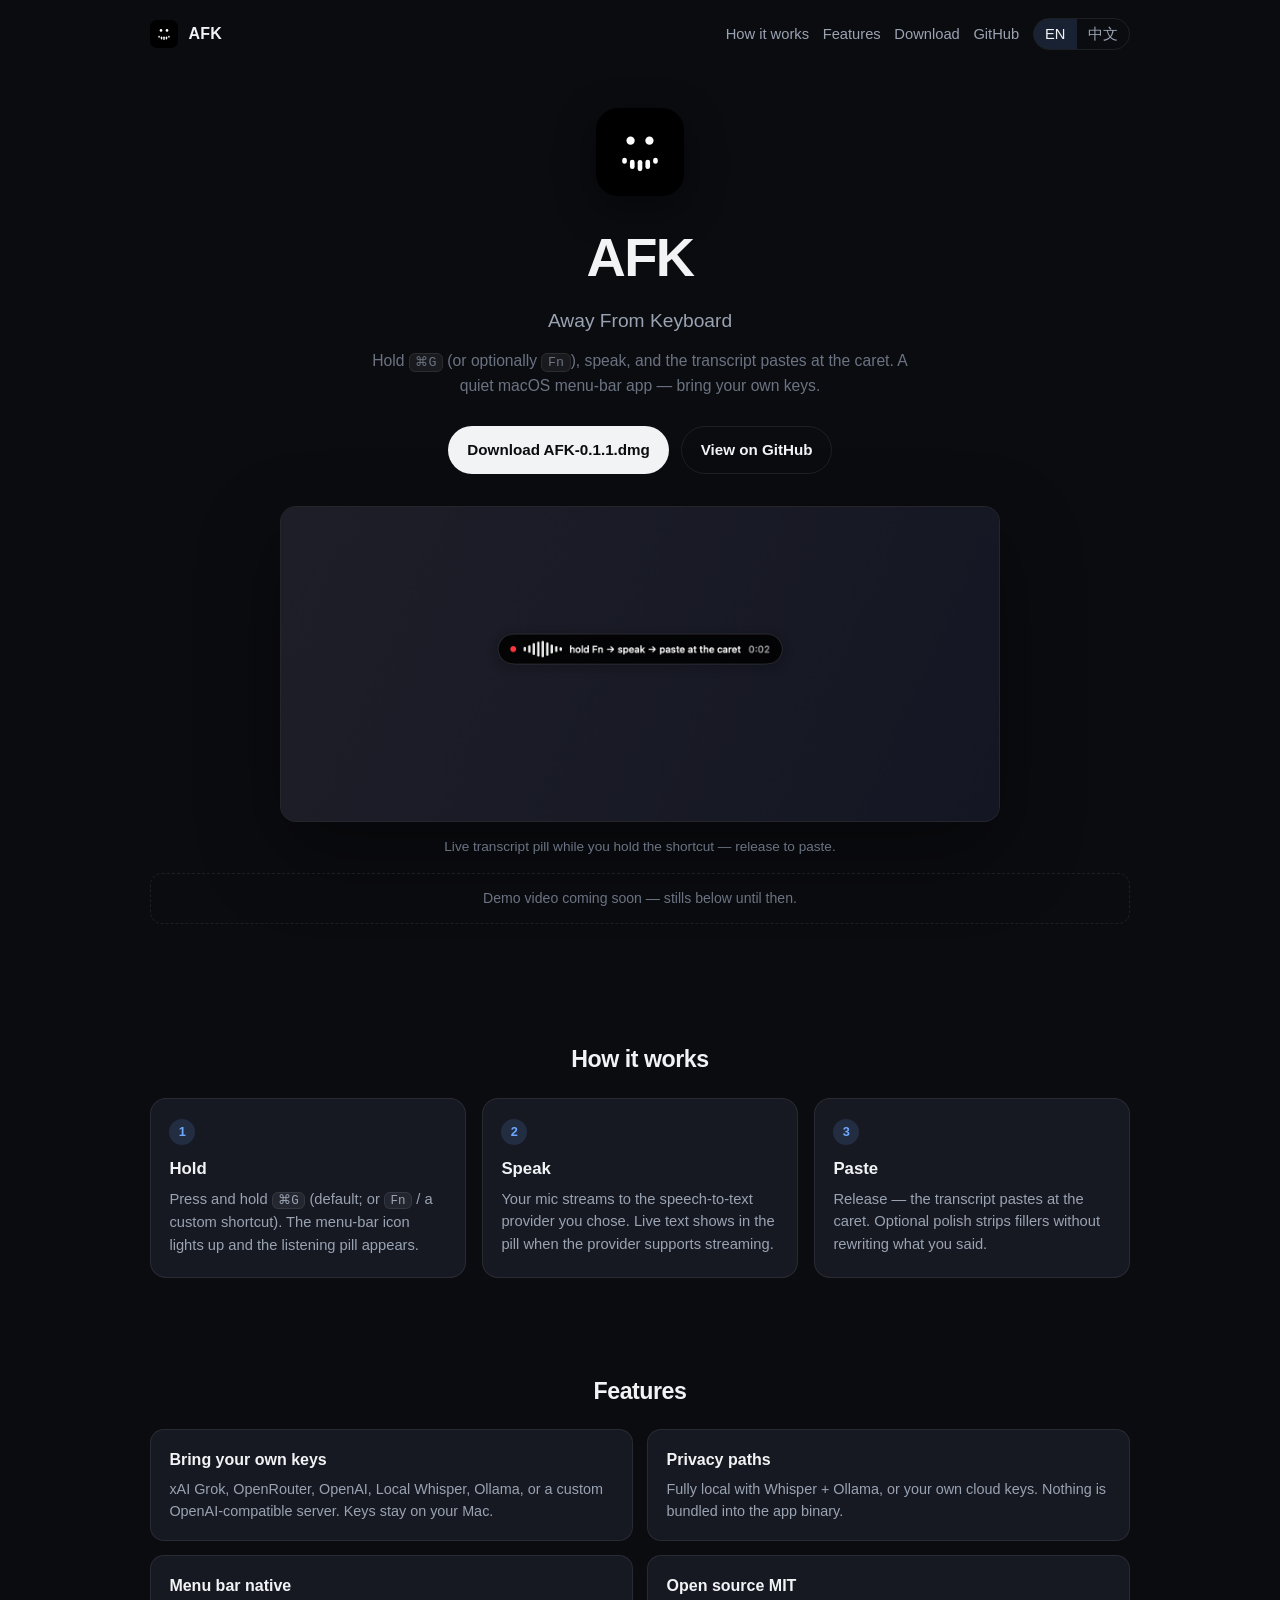
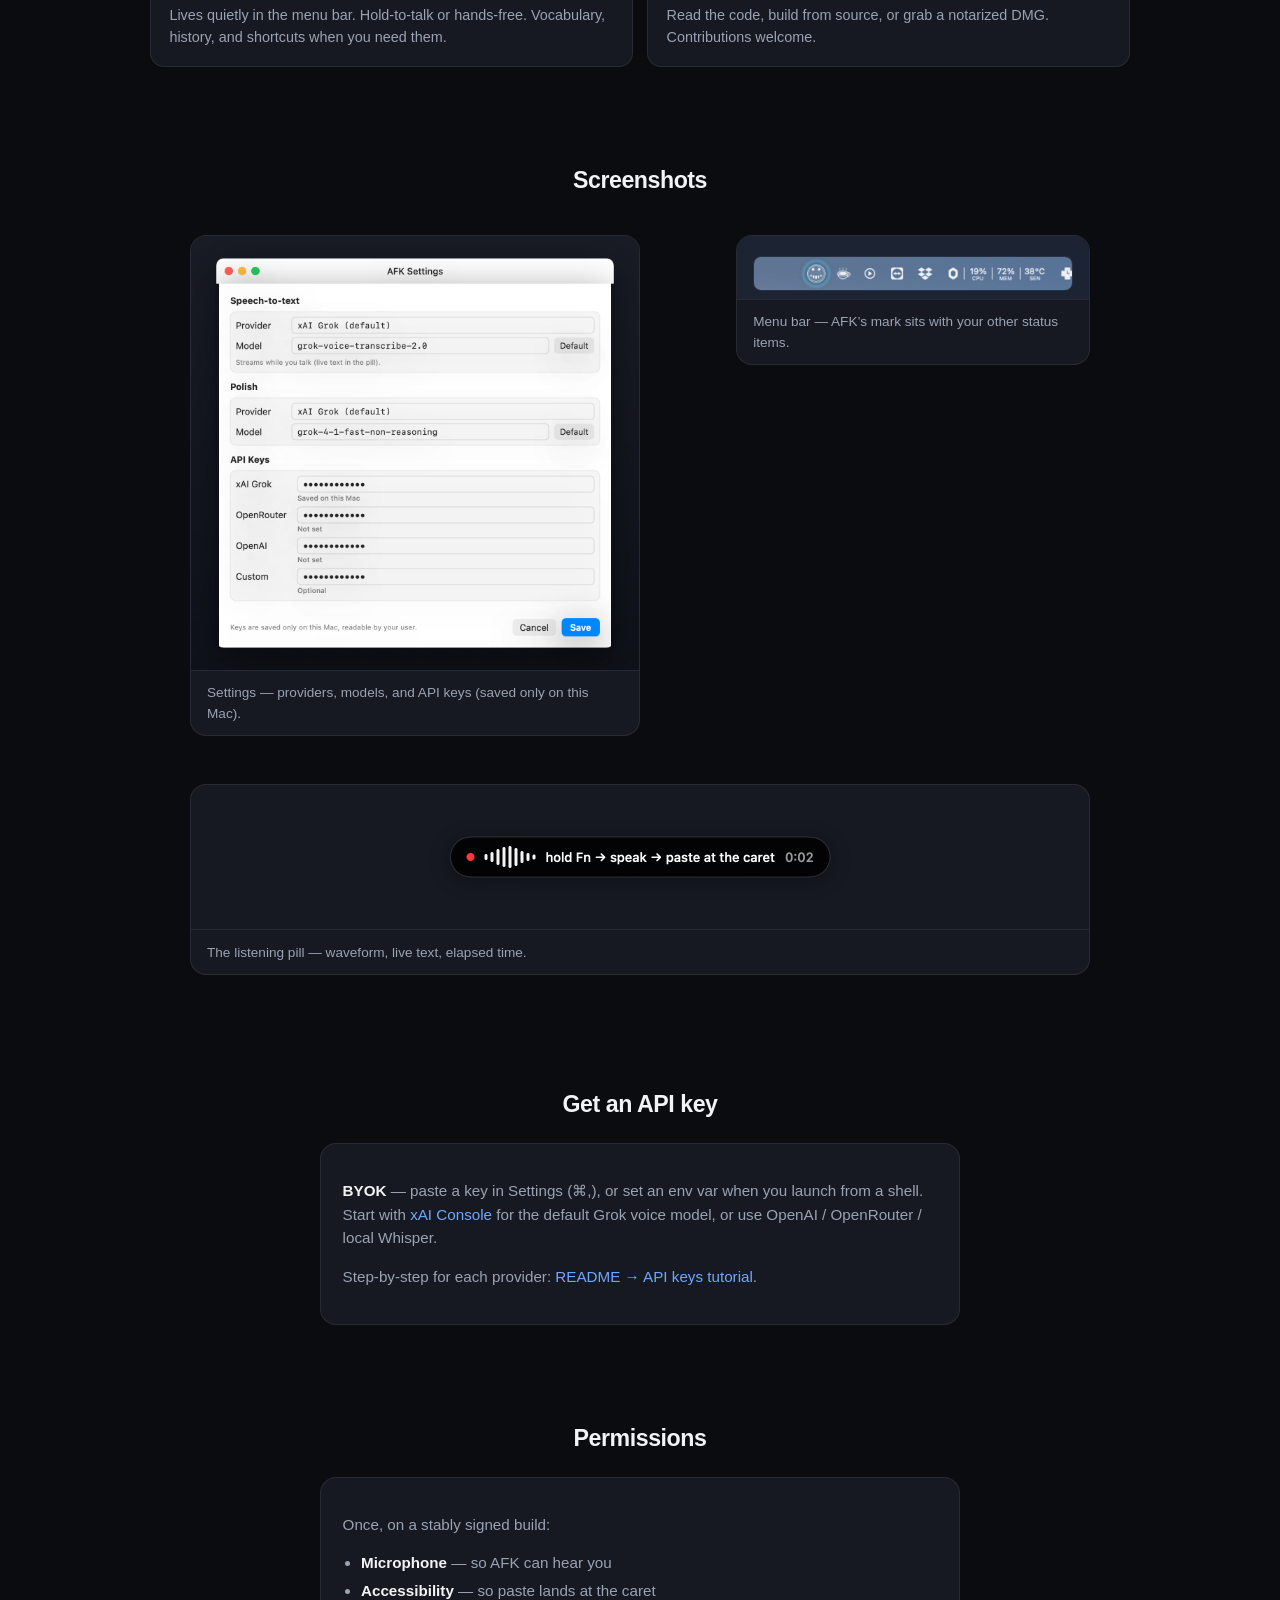
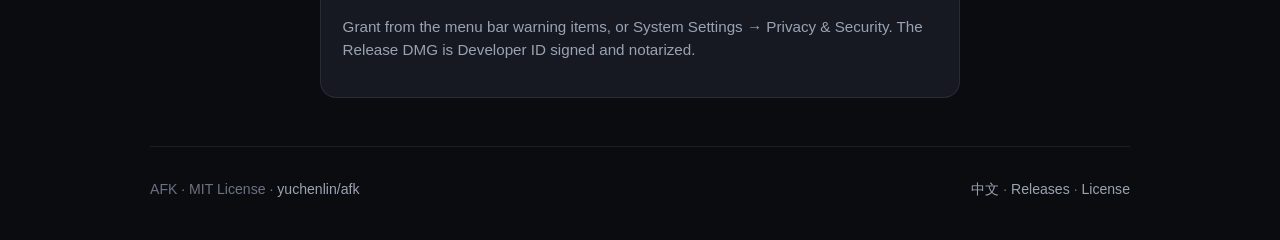
<file: docs/site/index.html>
<!DOCTYPE html>
<html lang="en">
<head>
  <meta charset="utf-8" />
  <meta name="viewport" content="width=device-width, initial-scale=1" />
  <title>AFK — Away From Keyboard</title>
  <meta name="description" content="Hold a shortcut, speak, and text lands at the caret. macOS menu-bar speech-to-text with BYOK providers. Open source MIT." />
  <link rel="canonical" href="https://yuchenlin.github.io/afk/" />
  <link rel="alternate" hreflang="en" href="https://yuchenlin.github.io/afk/" />
  <link rel="alternate" hreflang="zh-CN" href="https://yuchenlin.github.io/afk/zh.html" />
  <meta property="og:title" content="AFK — Away From Keyboard" />
  <meta property="og:description" content="Hold a shortcut, speak, paste at the caret. BYOK, privacy-friendly, MIT." />
  <meta property="og:type" content="website" />
  <meta property="og:url" content="https://yuchenlin.github.io/afk/" />
  <meta property="og:image" content="https://yuchenlin.github.io/afk/assets/og-image.jpg" />
  <meta name="twitter:card" content="summary_large_image" />
  <meta name="twitter:title" content="AFK — Away From Keyboard" />
  <meta name="twitter:description" content="Hold a shortcut, speak, paste at the caret. BYOK, privacy-friendly, MIT." />
  <meta name="twitter:image" content="https://yuchenlin.github.io/afk/assets/og-image.jpg" />
  <link rel="icon" type="image/png" href="assets/app-icon-256.png" />
  <link rel="stylesheet" href="styles.css" />
</head>
<body>
  <div class="wrap">
    <nav class="nav" aria-label="Primary">
      <a class="nav-brand" href="index.html">
        <img src="assets/afk-logo-dark.svg" alt="" width="28" height="28" />
        AFK
      </a>
      <div class="nav-links">
        <a href="#how">How it works</a>
        <a href="#features">Features</a>
        <a href="#download">Download</a>
        <a href="https://github.com/yuchenlin/afk">GitHub</a>
        <span class="lang" aria-label="Language">
          <a class="active" href="index.html" hreflang="en">EN</a>
          <a href="zh.html" hreflang="zh-CN">中文</a>
        </span>
      </div>
    </nav>

    <header class="hero">
      <img class="hero-logo" src="assets/afk-logo-dark.svg" alt="AFK logo" width="88" height="88" />
      <h1>AFK</h1>
      <p class="tagline">Away From Keyboard</p>
      <p class="lede">Hold <span class="kbd">⌘G</span> (or optionally <span class="kbd">Fn</span>), speak, and the transcript pastes at the caret. A quiet macOS menu-bar app — bring your own keys.</p>
      <div class="cta" id="download">
        <a class="btn btn-primary" href="https://github.com/yuchenlin/afk/releases/download/v0.1.1/AFK-0.1.1.dmg">Download AFK-0.1.1.dmg</a>
        <a class="btn btn-ghost" href="https://github.com/yuchenlin/afk">View on GitHub</a>
      </div>
      <figure class="hero-visual">
        <img src="assets/screenshot-listening.png" alt="AFK listening pill over a dark desktop" width="960" height="420" />
      </figure>
      <p class="pill-caption">Live transcript pill while you hold the shortcut — release to paste.</p>
      <!-- Demo video/GIF: not captured yet (agent host lacks Accessibility for menu clicks). Prefer a short screen recording in a follow-up PR. -->
      <p class="demo-note">Demo video coming soon — stills below until then.</p>
    </header>

    <section id="how">
      <h2>How it works</h2>
      <div class="steps">
        <div class="step">
          <span class="n">1</span>
          <h3>Hold</h3>
          <p>Press and hold <span class="kbd">⌘G</span> (default; or <span class="kbd">Fn</span> / a custom shortcut). The menu-bar icon lights up and the listening pill appears.</p>
        </div>
        <div class="step">
          <span class="n">2</span>
          <h3>Speak</h3>
          <p>Your mic streams to the speech-to-text provider you chose. Live text shows in the pill when the provider supports streaming.</p>
        </div>
        <div class="step">
          <span class="n">3</span>
          <h3>Paste</h3>
          <p>Release — the transcript pastes at the caret. Optional polish strips fillers without rewriting what you said.</p>
        </div>
      </div>
    </section>

    <section id="features">
      <h2>Features</h2>
      <div class="features">
        <div class="feature">
          <h3>Bring your own keys</h3>
          <p>xAI Grok, OpenRouter, OpenAI, Local Whisper, Ollama, or a custom OpenAI-compatible server. Keys stay on your Mac.</p>
        </div>
        <div class="feature">
          <h3>Privacy paths</h3>
          <p>Fully local with Whisper + Ollama, or your own cloud keys. Nothing is bundled into the app binary.</p>
        </div>
        <div class="feature">
          <h3>Menu bar native</h3>
          <p>Lives quietly in the menu bar. Hold-to-talk or hands-free. Vocabulary, history, and shortcuts when you need them.</p>
        </div>
        <div class="feature">
          <h3>Open source MIT</h3>
          <p>Read the code, build from source, or grab a notarized DMG. Contributions welcome.</p>
        </div>
      </div>
    </section>

    <section id="screenshots">
      <h2>Screenshots</h2>
      <div class="shots">
        <figure class="shot">
          <img src="assets/screenshot-settings.png" alt="AFK Settings window with speech, polish, and API keys" width="640" height="620" />
          <figcaption>Settings — providers, models, and API keys (saved only on this Mac).</figcaption>
        </figure>
        <figure class="shot">
          <div class="menubar-frame">
            <img src="assets/screenshot-menubar@2x.png" alt="macOS menu bar showing the AFK status icon" width="840" height="88" />
          </div>
          <figcaption>Menu bar — AFK’s mark sits with your other status items.</figcaption>
        </figure>
        <figure class="shot shot-wide">
          <img src="assets/screenshot-listening-pill.png" alt="AFK listening pill close-up" width="560" height="96" style="margin:1.5rem auto;width:min(100%,560px);background:transparent;" />
          <figcaption>The listening pill — waveform, live text, elapsed time.</figcaption>
        </figure>
      </div>
    </section>

    <section id="api-keys">
      <h2>Get an API key</h2>
      <div class="note-box">
        <p><strong>BYOK</strong> — paste a key in Settings (⌘,), or set an env var when you launch from a shell. Start with <a href="https://console.x.ai/">xAI Console</a> for the default Grok voice model, or use OpenAI / OpenRouter / local Whisper.</p>
        <p style="margin-top:0.75rem">Step-by-step for each provider: <a href="https://github.com/yuchenlin/afk#api-keys-tutorial-byok">README → API keys tutorial</a>.</p>
      </div>
    </section>

    <section id="permissions">
      <h2>Permissions</h2>
      <div class="note-box">
        <p>Once, on a stably signed build:</p>
        <ul>
          <li><strong>Microphone</strong> — so AFK can hear you</li>
          <li><strong>Accessibility</strong> — so paste lands at the caret</li>
        </ul>
        <p style="margin-top:0.75rem">Grant from the menu bar warning items, or System Settings → Privacy &amp; Security. The Release DMG is Developer ID signed and notarized.</p>
      </div>
    </section>

    <footer class="footer">
      <div>AFK · MIT License · <a href="https://github.com/yuchenlin/afk">yuchenlin/afk</a></div>
      <div>
        <a href="zh.html">中文</a> ·
        <a href="https://github.com/yuchenlin/afk/releases">Releases</a> ·
        <a href="https://github.com/yuchenlin/afk/blob/main/LICENSE">License</a>
      </div>
    </footer>
  </div>
</body>
</html>
</file>
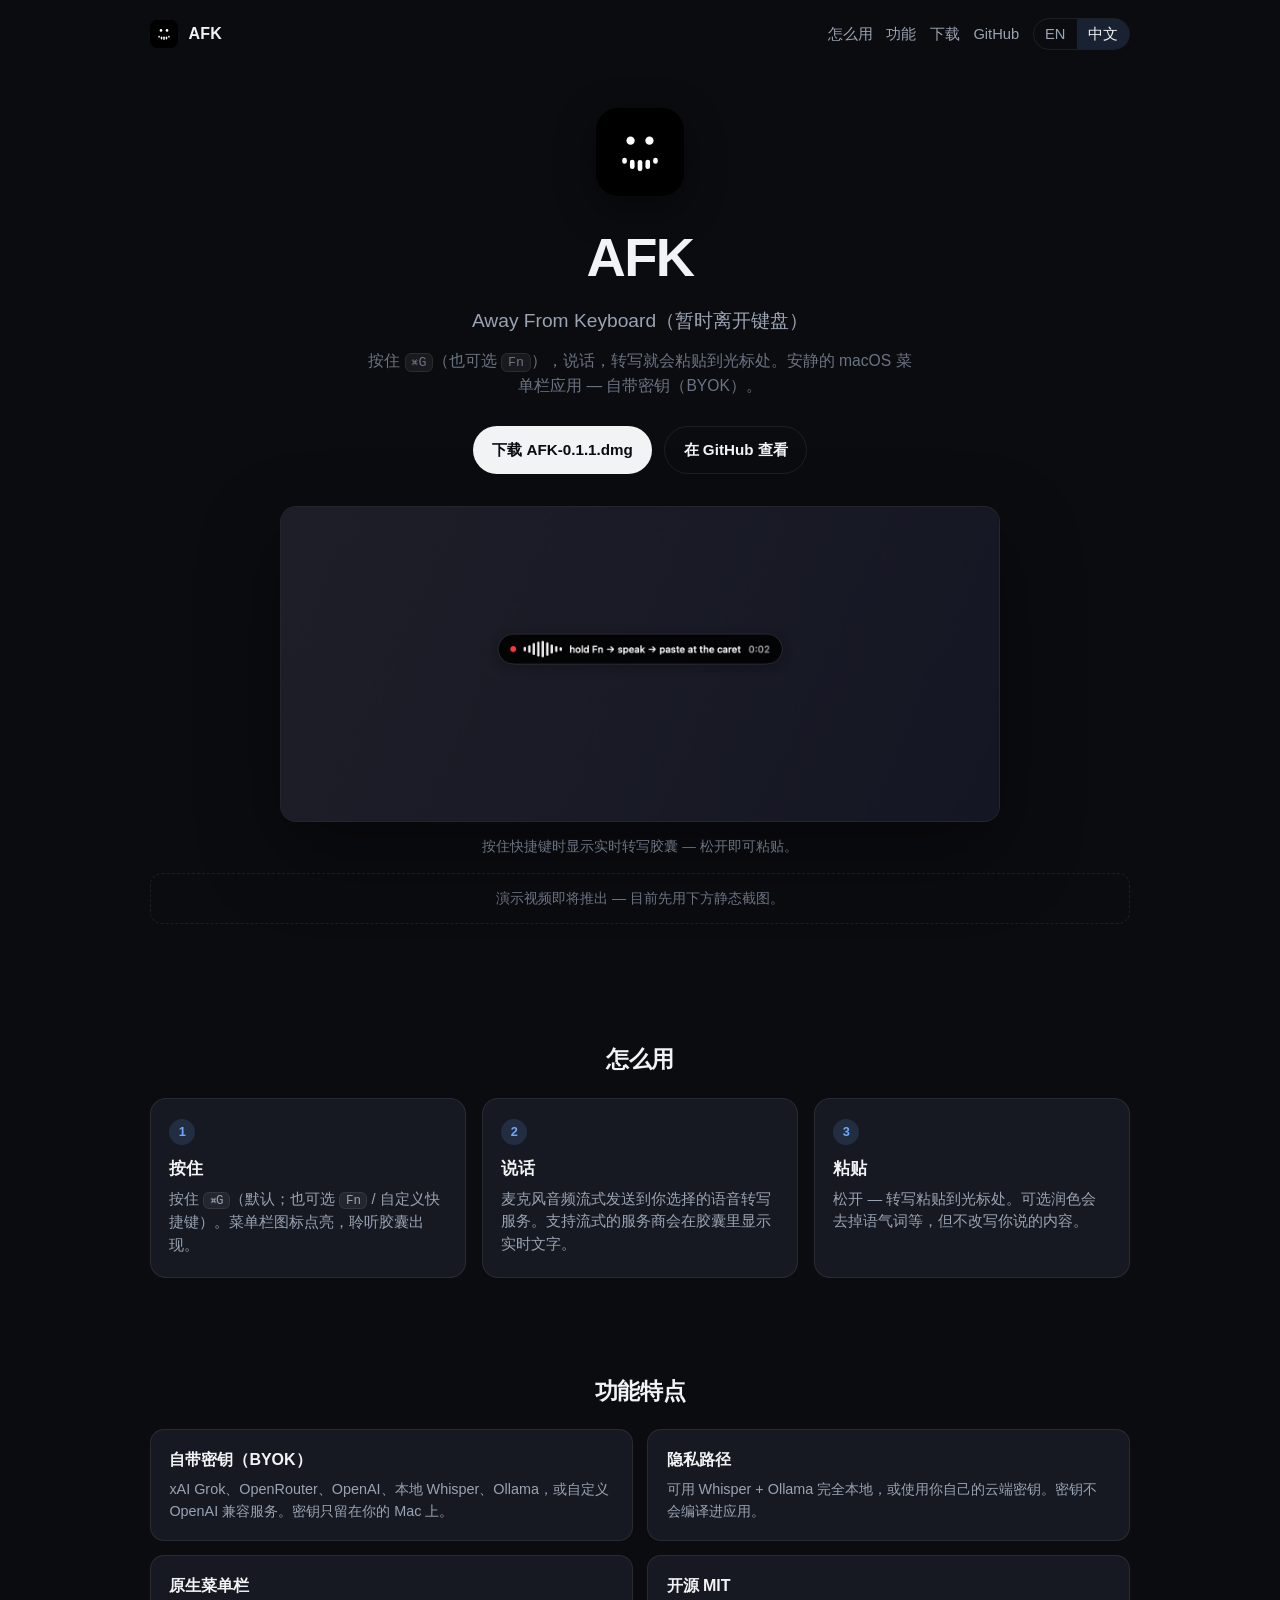
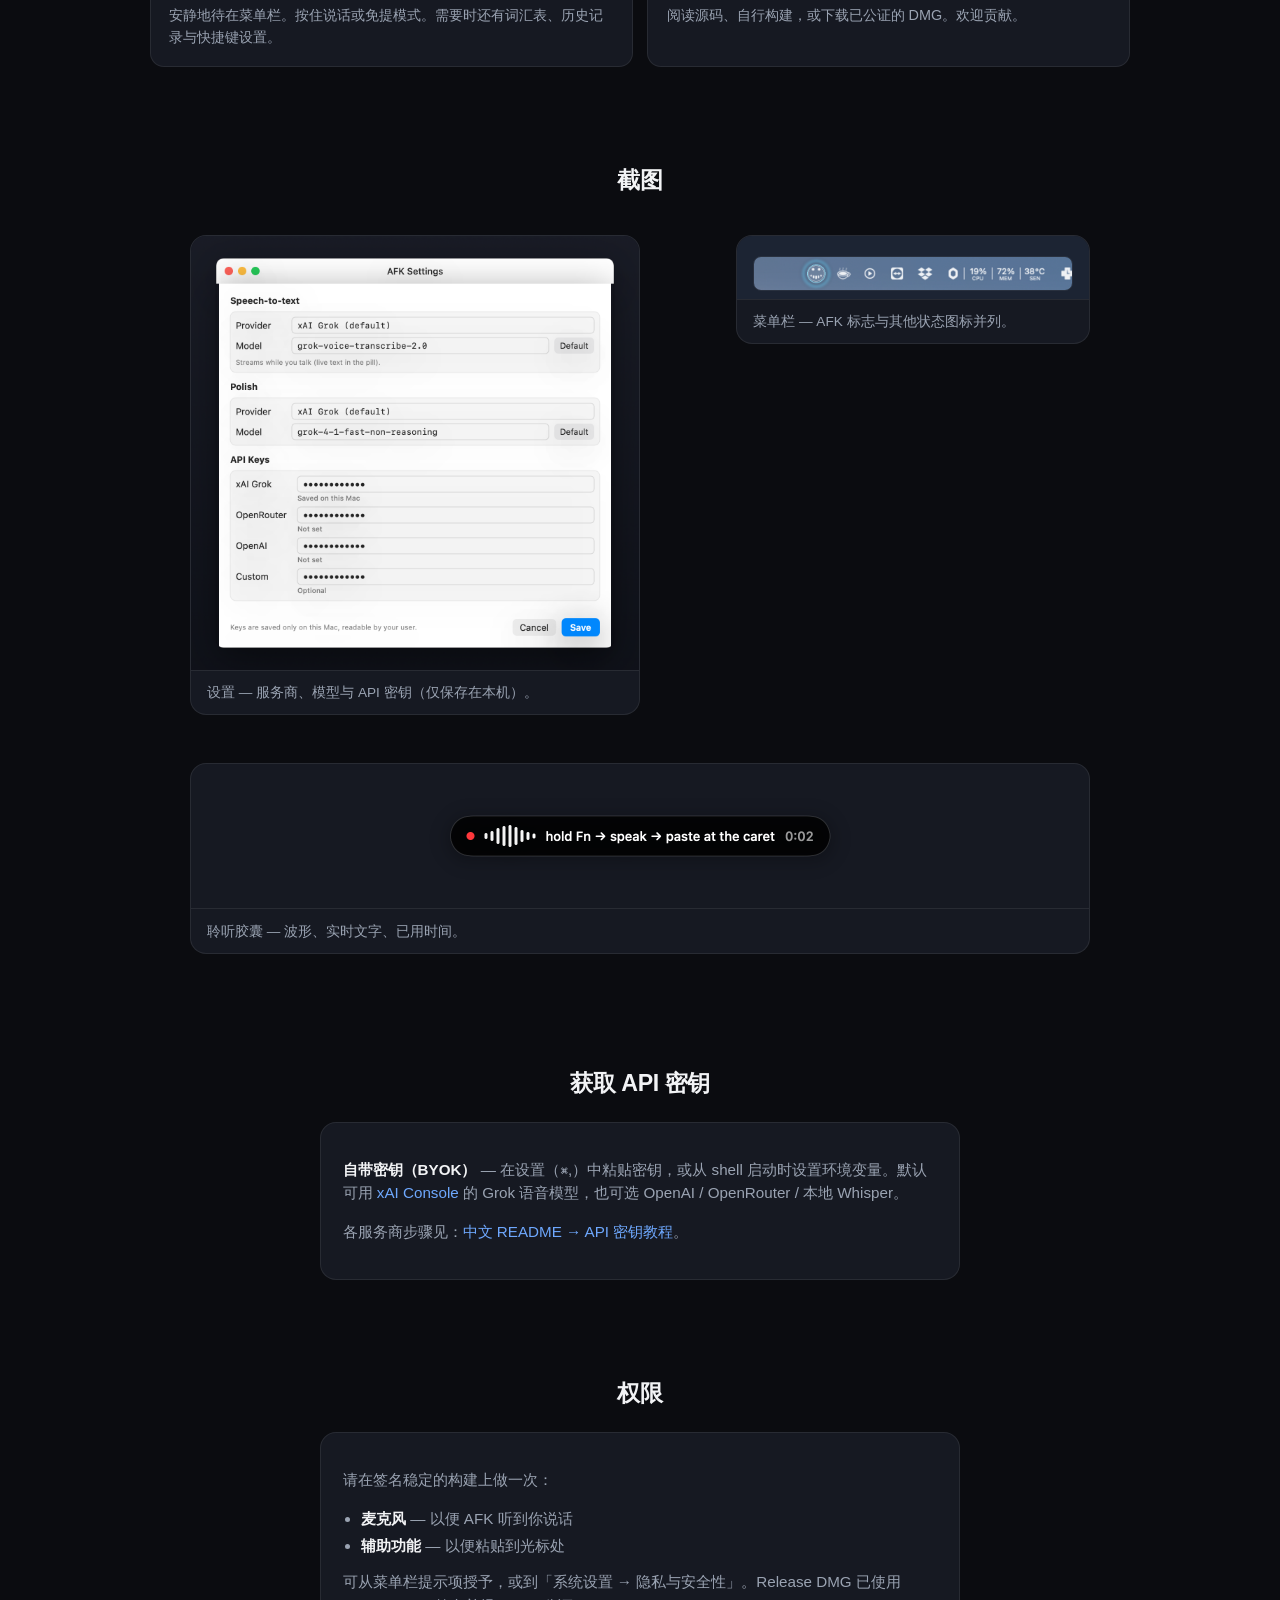
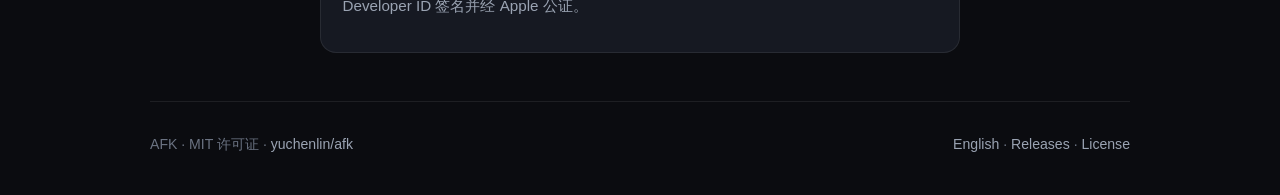
<file: docs/site/zh.html>
<!DOCTYPE html>
<html lang="zh-CN">
<head>
  <meta charset="utf-8" />
  <meta name="viewport" content="width=device-width, initial-scale=1" />
  <title>AFK — 暂时离开键盘</title>
  <meta name="description" content="按住快捷键，说话，文字粘贴到光标处。macOS 菜单栏语音转写，自带密钥（BYOK）。开源 MIT。" />
  <link rel="canonical" href="https://yuchenlin.github.io/afk/zh.html" />
  <link rel="alternate" hreflang="en" href="https://yuchenlin.github.io/afk/" />
  <link rel="alternate" hreflang="zh-CN" href="https://yuchenlin.github.io/afk/zh.html" />
  <meta property="og:title" content="AFK — 暂时离开键盘" />
  <meta property="og:description" content="按住快捷键，说话，粘贴到光标处。自带密钥、注重隐私、MIT 开源。" />
  <meta property="og:type" content="website" />
  <meta property="og:url" content="https://yuchenlin.github.io/afk/zh.html" />
  <meta property="og:image" content="https://yuchenlin.github.io/afk/assets/og-image.jpg" />
  <meta name="twitter:card" content="summary_large_image" />
  <link rel="icon" type="image/png" href="assets/app-icon-256.png" />
  <link rel="stylesheet" href="styles.css" />
</head>
<body>
  <div class="wrap">
    <nav class="nav" aria-label="主导航">
      <a class="nav-brand" href="zh.html">
        <img src="assets/afk-logo-dark.svg" alt="" width="28" height="28" />
        AFK
      </a>
      <div class="nav-links">
        <a href="#how">怎么用</a>
        <a href="#features">功能</a>
        <a href="#download">下载</a>
        <a href="https://github.com/yuchenlin/afk">GitHub</a>
        <span class="lang" aria-label="语言">
          <a href="index.html" hreflang="en">EN</a>
          <a class="active" href="zh.html" hreflang="zh-CN">中文</a>
        </span>
      </div>
    </nav>

    <header class="hero">
      <img class="hero-logo" src="assets/afk-logo-dark.svg" alt="AFK 标志" width="88" height="88" />
      <h1>AFK</h1>
      <p class="tagline">Away From Keyboard（暂时离开键盘）</p>
      <p class="lede">按住 <span class="kbd">⌘G</span>（也可选 <span class="kbd">Fn</span>），说话，转写就会粘贴到光标处。安静的 macOS 菜单栏应用 — 自带密钥（BYOK）。</p>
      <div class="cta" id="download">
        <a class="btn btn-primary" href="https://github.com/yuchenlin/afk/releases/download/v0.1.1/AFK-0.1.1.dmg">下载 AFK-0.1.1.dmg</a>
        <a class="btn btn-ghost" href="https://github.com/yuchenlin/afk">在 GitHub 查看</a>
      </div>
      <figure class="hero-visual">
        <img src="assets/screenshot-listening.png" alt="深色桌面上的 AFK 聆听胶囊" width="960" height="420" />
      </figure>
      <p class="pill-caption">按住快捷键时显示实时转写胶囊 — 松开即可粘贴。</p>
      <!-- 演示视频/GIF：尚未录制（代理宿主缺少辅助功能权限，无法点击菜单）。欢迎后续 PR 补上短录屏。 -->
      <p class="demo-note">演示视频即将推出 — 目前先用下方静态截图。</p>
    </header>

    <section id="how">
      <h2>怎么用</h2>
      <div class="steps">
        <div class="step">
          <span class="n">1</span>
          <h3>按住</h3>
          <p>按住 <span class="kbd">⌘G</span>（默认；也可选 <span class="kbd">Fn</span> / 自定义快捷键）。菜单栏图标点亮，聆听胶囊出现。</p>
        </div>
        <div class="step">
          <span class="n">2</span>
          <h3>说话</h3>
          <p>麦克风音频流式发送到你选择的语音转写服务。支持流式的服务商会在胶囊里显示实时文字。</p>
        </div>
        <div class="step">
          <span class="n">3</span>
          <h3>粘贴</h3>
          <p>松开 — 转写粘贴到光标处。可选润色会去掉语气词等，但不改写你说的内容。</p>
        </div>
      </div>
    </section>

    <section id="features">
      <h2>功能特点</h2>
      <div class="features">
        <div class="feature">
          <h3>自带密钥（BYOK）</h3>
          <p>xAI Grok、OpenRouter、OpenAI、本地 Whisper、Ollama，或自定义 OpenAI 兼容服务。密钥只留在你的 Mac 上。</p>
        </div>
        <div class="feature">
          <h3>隐私路径</h3>
          <p>可用 Whisper + Ollama 完全本地，或使用你自己的云端密钥。密钥不会编译进应用。</p>
        </div>
        <div class="feature">
          <h3>原生菜单栏</h3>
          <p>安静地待在菜单栏。按住说话或免提模式。需要时还有词汇表、历史记录与快捷键设置。</p>
        </div>
        <div class="feature">
          <h3>开源 MIT</h3>
          <p>阅读源码、自行构建，或下载已公证的 DMG。欢迎贡献。</p>
        </div>
      </div>
    </section>

    <section id="screenshots">
      <h2>截图</h2>
      <div class="shots">
        <figure class="shot">
          <img src="assets/screenshot-settings.png" alt="AFK 设置窗口：语音、润色与 API 密钥" width="640" height="620" />
          <figcaption>设置 — 服务商、模型与 API 密钥（仅保存在本机）。</figcaption>
        </figure>
        <figure class="shot">
          <div class="menubar-frame">
            <img src="assets/screenshot-menubar@2x.png" alt="菜单栏中的 AFK 状态图标" width="840" height="88" />
          </div>
          <figcaption>菜单栏 — AFK 标志与其他状态图标并列。</figcaption>
        </figure>
        <figure class="shot shot-wide">
          <img src="assets/screenshot-listening-pill.png" alt="AFK 聆听胶囊特写" width="560" height="96" style="margin:1.5rem auto;width:min(100%,560px);background:transparent;" />
          <figcaption>聆听胶囊 — 波形、实时文字、已用时间。</figcaption>
        </figure>
      </div>
    </section>

    <section id="api-keys">
      <h2>获取 API 密钥</h2>
      <div class="note-box">
        <p><strong>自带密钥（BYOK）</strong> — 在设置（⌘,）中粘贴密钥，或从 shell 启动时设置环境变量。默认可用 <a href="https://console.x.ai/">xAI Console</a> 的 Grok 语音模型，也可选 OpenAI / OpenRouter / 本地 Whisper。</p>
        <p style="margin-top:0.75rem">各服务商步骤见：<a href="https://github.com/yuchenlin/afk/blob/main/README.zh-CN.md#api-%E5%AF%86%E9%92%A5%E6%95%99%E7%A8%8B%E8%87%AA%E5%B8%A6%E5%AF%86%E9%92%A5-byok">中文 README → API 密钥教程</a>。</p>
      </div>
    </section>

    <section id="permissions">
      <h2>权限</h2>
      <div class="note-box">
        <p>请在签名稳定的构建上做一次：</p>
        <ul>
          <li><strong>麦克风</strong> — 以便 AFK 听到你说话</li>
          <li><strong>辅助功能</strong> — 以便粘贴到光标处</li>
        </ul>
        <p style="margin-top:0.75rem">可从菜单栏提示项授予，或到「系统设置 → 隐私与安全性」。Release DMG 已使用 Developer ID 签名并经 Apple 公证。</p>
      </div>
    </section>

    <footer class="footer">
      <div>AFK · MIT 许可证 · <a href="https://github.com/yuchenlin/afk">yuchenlin/afk</a></div>
      <div>
        <a href="index.html">English</a> ·
        <a href="https://github.com/yuchenlin/afk/releases">Releases</a> ·
        <a href="https://github.com/yuchenlin/afk/blob/main/LICENSE">License</a>
      </div>
    </footer>
  </div>
</body>
</html>
</file>
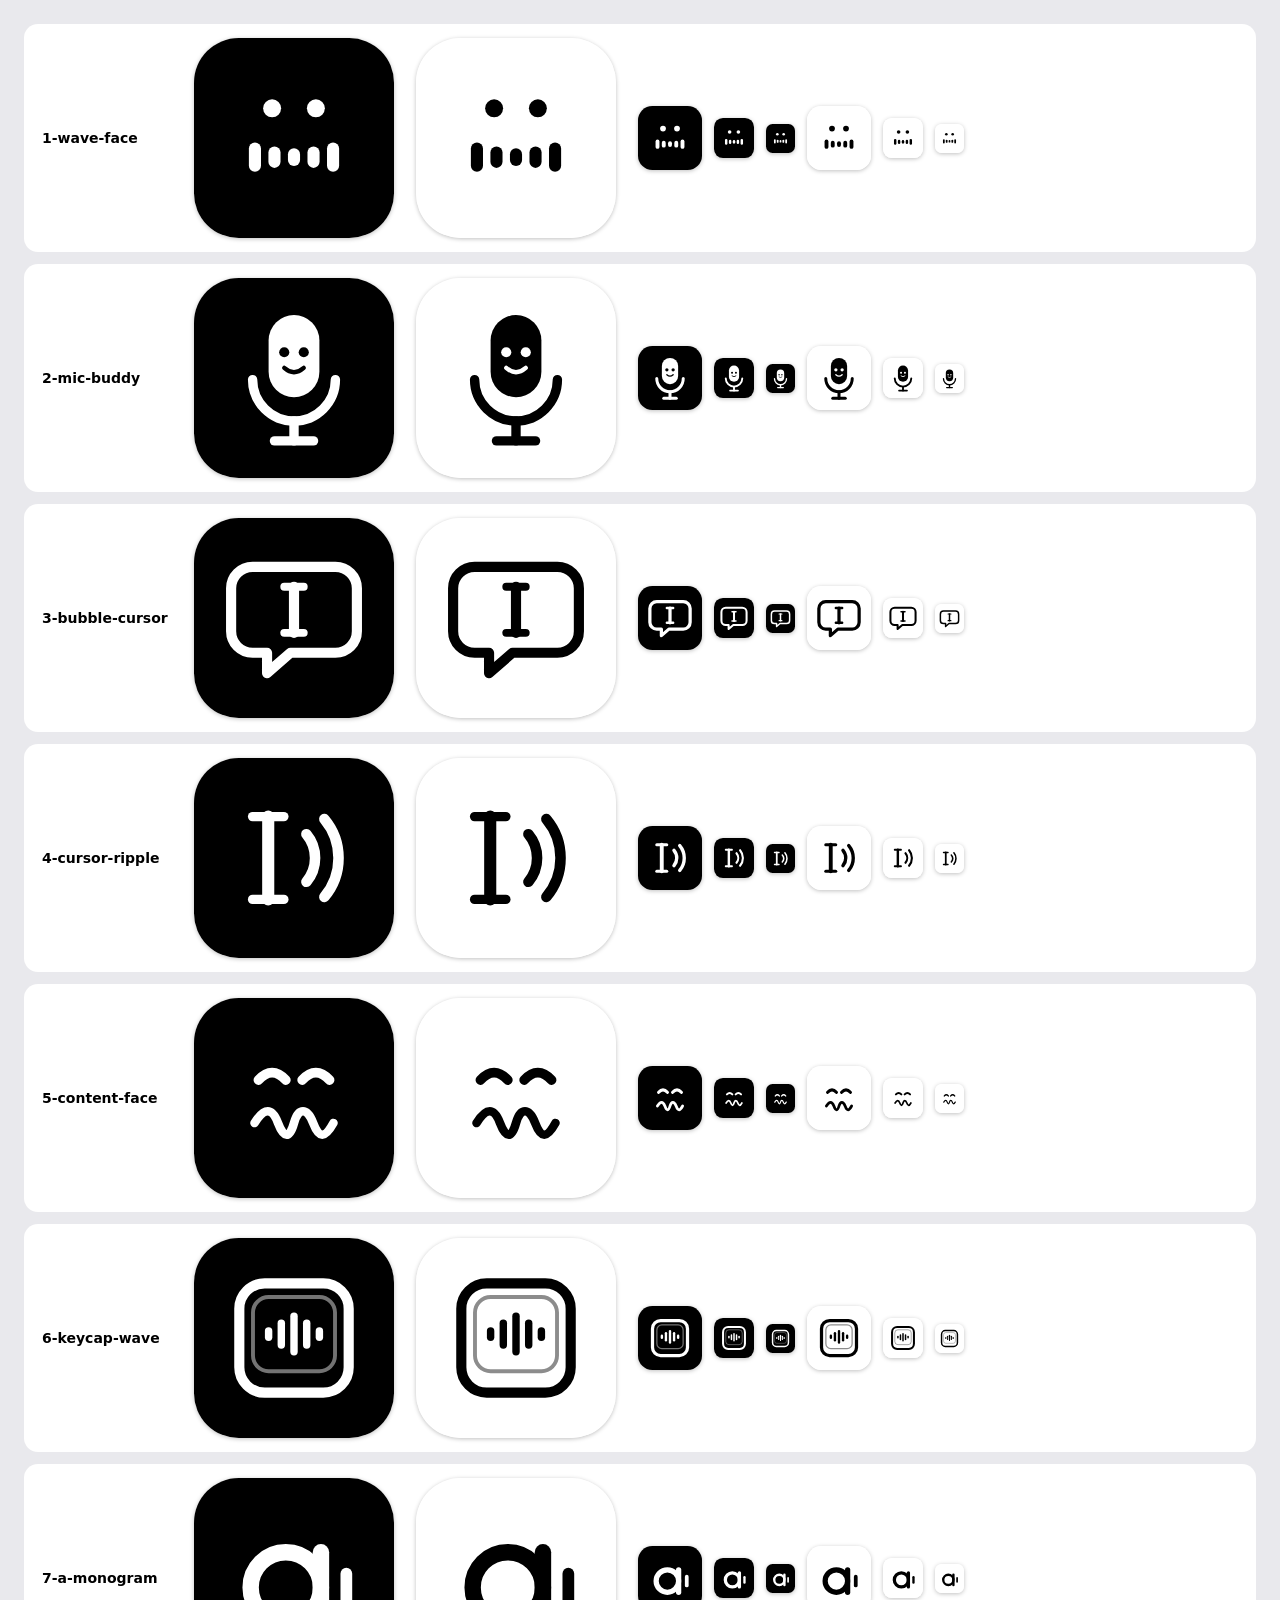
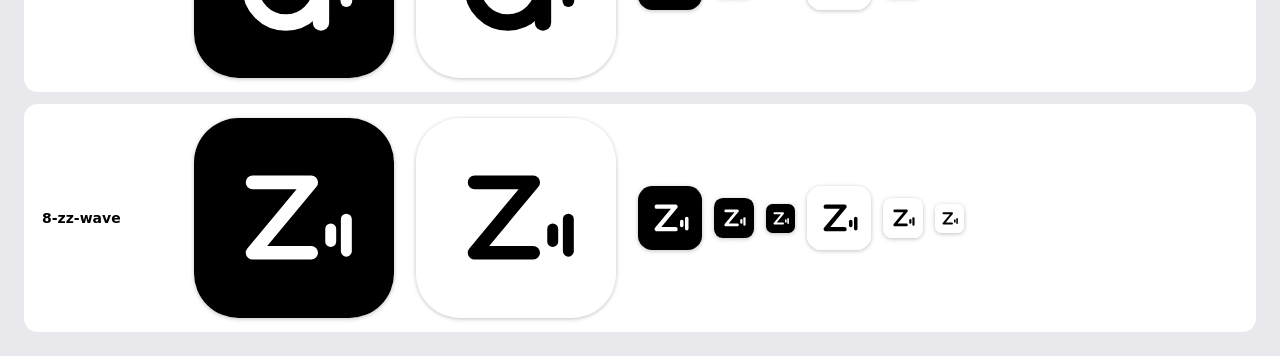
<file: design/logo/candidates/sheet.html>
<!doctype html><meta charset="utf-8"><style>
body{margin:24px;background:#e9e9ed;font:14px -apple-system,system-ui}
.row{display:flex;align-items:center;gap:22px;background:#fff;border-radius:14px;padding:14px 18px;margin-bottom:12px}
.lab{width:130px;font-weight:600} .small{display:flex;gap:12px;align-items:center}</style><div class="row"><div class="lab">1-wave-face</div><img src="1-wave-face-dark.svg" style="width:200px;height:200px;border-radius:22.37%;box-shadow:0 1px 4px rgba(0,0,0,.25)"><img src="1-wave-face-light.svg" style="width:200px;height:200px;border-radius:22.37%;box-shadow:0 1px 4px rgba(0,0,0,.25)">
      <div class="small"><img src="1-wave-face-dark.svg" style="width:64px;height:64px;border-radius:22.37%;box-shadow:0 1px 4px rgba(0,0,0,.25)"><img src="1-wave-face-dark.svg" style="width:40px;height:40px;border-radius:22.37%;box-shadow:0 1px 4px rgba(0,0,0,.25)"><img src="1-wave-face-dark.svg" style="width:29px;height:29px;border-radius:22.37%;box-shadow:0 1px 4px rgba(0,0,0,.25)"><img src="1-wave-face-light.svg" style="width:64px;height:64px;border-radius:22.37%;box-shadow:0 1px 4px rgba(0,0,0,.25)"><img src="1-wave-face-light.svg" style="width:40px;height:40px;border-radius:22.37%;box-shadow:0 1px 4px rgba(0,0,0,.25)"><img src="1-wave-face-light.svg" style="width:29px;height:29px;border-radius:22.37%;box-shadow:0 1px 4px rgba(0,0,0,.25)"></div></div><div class="row"><div class="lab">2-mic-buddy</div><img src="2-mic-buddy-dark.svg" style="width:200px;height:200px;border-radius:22.37%;box-shadow:0 1px 4px rgba(0,0,0,.25)"><img src="2-mic-buddy-light.svg" style="width:200px;height:200px;border-radius:22.37%;box-shadow:0 1px 4px rgba(0,0,0,.25)">
      <div class="small"><img src="2-mic-buddy-dark.svg" style="width:64px;height:64px;border-radius:22.37%;box-shadow:0 1px 4px rgba(0,0,0,.25)"><img src="2-mic-buddy-dark.svg" style="width:40px;height:40px;border-radius:22.37%;box-shadow:0 1px 4px rgba(0,0,0,.25)"><img src="2-mic-buddy-dark.svg" style="width:29px;height:29px;border-radius:22.37%;box-shadow:0 1px 4px rgba(0,0,0,.25)"><img src="2-mic-buddy-light.svg" style="width:64px;height:64px;border-radius:22.37%;box-shadow:0 1px 4px rgba(0,0,0,.25)"><img src="2-mic-buddy-light.svg" style="width:40px;height:40px;border-radius:22.37%;box-shadow:0 1px 4px rgba(0,0,0,.25)"><img src="2-mic-buddy-light.svg" style="width:29px;height:29px;border-radius:22.37%;box-shadow:0 1px 4px rgba(0,0,0,.25)"></div></div><div class="row"><div class="lab">3-bubble-cursor</div><img src="3-bubble-cursor-dark.svg" style="width:200px;height:200px;border-radius:22.37%;box-shadow:0 1px 4px rgba(0,0,0,.25)"><img src="3-bubble-cursor-light.svg" style="width:200px;height:200px;border-radius:22.37%;box-shadow:0 1px 4px rgba(0,0,0,.25)">
      <div class="small"><img src="3-bubble-cursor-dark.svg" style="width:64px;height:64px;border-radius:22.37%;box-shadow:0 1px 4px rgba(0,0,0,.25)"><img src="3-bubble-cursor-dark.svg" style="width:40px;height:40px;border-radius:22.37%;box-shadow:0 1px 4px rgba(0,0,0,.25)"><img src="3-bubble-cursor-dark.svg" style="width:29px;height:29px;border-radius:22.37%;box-shadow:0 1px 4px rgba(0,0,0,.25)"><img src="3-bubble-cursor-light.svg" style="width:64px;height:64px;border-radius:22.37%;box-shadow:0 1px 4px rgba(0,0,0,.25)"><img src="3-bubble-cursor-light.svg" style="width:40px;height:40px;border-radius:22.37%;box-shadow:0 1px 4px rgba(0,0,0,.25)"><img src="3-bubble-cursor-light.svg" style="width:29px;height:29px;border-radius:22.37%;box-shadow:0 1px 4px rgba(0,0,0,.25)"></div></div><div class="row"><div class="lab">4-cursor-ripple</div><img src="4-cursor-ripple-dark.svg" style="width:200px;height:200px;border-radius:22.37%;box-shadow:0 1px 4px rgba(0,0,0,.25)"><img src="4-cursor-ripple-light.svg" style="width:200px;height:200px;border-radius:22.37%;box-shadow:0 1px 4px rgba(0,0,0,.25)">
      <div class="small"><img src="4-cursor-ripple-dark.svg" style="width:64px;height:64px;border-radius:22.37%;box-shadow:0 1px 4px rgba(0,0,0,.25)"><img src="4-cursor-ripple-dark.svg" style="width:40px;height:40px;border-radius:22.37%;box-shadow:0 1px 4px rgba(0,0,0,.25)"><img src="4-cursor-ripple-dark.svg" style="width:29px;height:29px;border-radius:22.37%;box-shadow:0 1px 4px rgba(0,0,0,.25)"><img src="4-cursor-ripple-light.svg" style="width:64px;height:64px;border-radius:22.37%;box-shadow:0 1px 4px rgba(0,0,0,.25)"><img src="4-cursor-ripple-light.svg" style="width:40px;height:40px;border-radius:22.37%;box-shadow:0 1px 4px rgba(0,0,0,.25)"><img src="4-cursor-ripple-light.svg" style="width:29px;height:29px;border-radius:22.37%;box-shadow:0 1px 4px rgba(0,0,0,.25)"></div></div><div class="row"><div class="lab">5-content-face</div><img src="5-content-face-dark.svg" style="width:200px;height:200px;border-radius:22.37%;box-shadow:0 1px 4px rgba(0,0,0,.25)"><img src="5-content-face-light.svg" style="width:200px;height:200px;border-radius:22.37%;box-shadow:0 1px 4px rgba(0,0,0,.25)">
      <div class="small"><img src="5-content-face-dark.svg" style="width:64px;height:64px;border-radius:22.37%;box-shadow:0 1px 4px rgba(0,0,0,.25)"><img src="5-content-face-dark.svg" style="width:40px;height:40px;border-radius:22.37%;box-shadow:0 1px 4px rgba(0,0,0,.25)"><img src="5-content-face-dark.svg" style="width:29px;height:29px;border-radius:22.37%;box-shadow:0 1px 4px rgba(0,0,0,.25)"><img src="5-content-face-light.svg" style="width:64px;height:64px;border-radius:22.37%;box-shadow:0 1px 4px rgba(0,0,0,.25)"><img src="5-content-face-light.svg" style="width:40px;height:40px;border-radius:22.37%;box-shadow:0 1px 4px rgba(0,0,0,.25)"><img src="5-content-face-light.svg" style="width:29px;height:29px;border-radius:22.37%;box-shadow:0 1px 4px rgba(0,0,0,.25)"></div></div><div class="row"><div class="lab">6-keycap-wave</div><img src="6-keycap-wave-dark.svg" style="width:200px;height:200px;border-radius:22.37%;box-shadow:0 1px 4px rgba(0,0,0,.25)"><img src="6-keycap-wave-light.svg" style="width:200px;height:200px;border-radius:22.37%;box-shadow:0 1px 4px rgba(0,0,0,.25)">
      <div class="small"><img src="6-keycap-wave-dark.svg" style="width:64px;height:64px;border-radius:22.37%;box-shadow:0 1px 4px rgba(0,0,0,.25)"><img src="6-keycap-wave-dark.svg" style="width:40px;height:40px;border-radius:22.37%;box-shadow:0 1px 4px rgba(0,0,0,.25)"><img src="6-keycap-wave-dark.svg" style="width:29px;height:29px;border-radius:22.37%;box-shadow:0 1px 4px rgba(0,0,0,.25)"><img src="6-keycap-wave-light.svg" style="width:64px;height:64px;border-radius:22.37%;box-shadow:0 1px 4px rgba(0,0,0,.25)"><img src="6-keycap-wave-light.svg" style="width:40px;height:40px;border-radius:22.37%;box-shadow:0 1px 4px rgba(0,0,0,.25)"><img src="6-keycap-wave-light.svg" style="width:29px;height:29px;border-radius:22.37%;box-shadow:0 1px 4px rgba(0,0,0,.25)"></div></div><div class="row"><div class="lab">7-a-monogram</div><img src="7-a-monogram-dark.svg" style="width:200px;height:200px;border-radius:22.37%;box-shadow:0 1px 4px rgba(0,0,0,.25)"><img src="7-a-monogram-light.svg" style="width:200px;height:200px;border-radius:22.37%;box-shadow:0 1px 4px rgba(0,0,0,.25)">
      <div class="small"><img src="7-a-monogram-dark.svg" style="width:64px;height:64px;border-radius:22.37%;box-shadow:0 1px 4px rgba(0,0,0,.25)"><img src="7-a-monogram-dark.svg" style="width:40px;height:40px;border-radius:22.37%;box-shadow:0 1px 4px rgba(0,0,0,.25)"><img src="7-a-monogram-dark.svg" style="width:29px;height:29px;border-radius:22.37%;box-shadow:0 1px 4px rgba(0,0,0,.25)"><img src="7-a-monogram-light.svg" style="width:64px;height:64px;border-radius:22.37%;box-shadow:0 1px 4px rgba(0,0,0,.25)"><img src="7-a-monogram-light.svg" style="width:40px;height:40px;border-radius:22.37%;box-shadow:0 1px 4px rgba(0,0,0,.25)"><img src="7-a-monogram-light.svg" style="width:29px;height:29px;border-radius:22.37%;box-shadow:0 1px 4px rgba(0,0,0,.25)"></div></div><div class="row"><div class="lab">8-zz-wave</div><img src="8-zz-wave-dark.svg" style="width:200px;height:200px;border-radius:22.37%;box-shadow:0 1px 4px rgba(0,0,0,.25)"><img src="8-zz-wave-light.svg" style="width:200px;height:200px;border-radius:22.37%;box-shadow:0 1px 4px rgba(0,0,0,.25)">
      <div class="small"><img src="8-zz-wave-dark.svg" style="width:64px;height:64px;border-radius:22.37%;box-shadow:0 1px 4px rgba(0,0,0,.25)"><img src="8-zz-wave-dark.svg" style="width:40px;height:40px;border-radius:22.37%;box-shadow:0 1px 4px rgba(0,0,0,.25)"><img src="8-zz-wave-dark.svg" style="width:29px;height:29px;border-radius:22.37%;box-shadow:0 1px 4px rgba(0,0,0,.25)"><img src="8-zz-wave-light.svg" style="width:64px;height:64px;border-radius:22.37%;box-shadow:0 1px 4px rgba(0,0,0,.25)"><img src="8-zz-wave-light.svg" style="width:40px;height:40px;border-radius:22.37%;box-shadow:0 1px 4px rgba(0,0,0,.25)"><img src="8-zz-wave-light.svg" style="width:29px;height:29px;border-radius:22.37%;box-shadow:0 1px 4px rgba(0,0,0,.25)"></div></div>
</file>
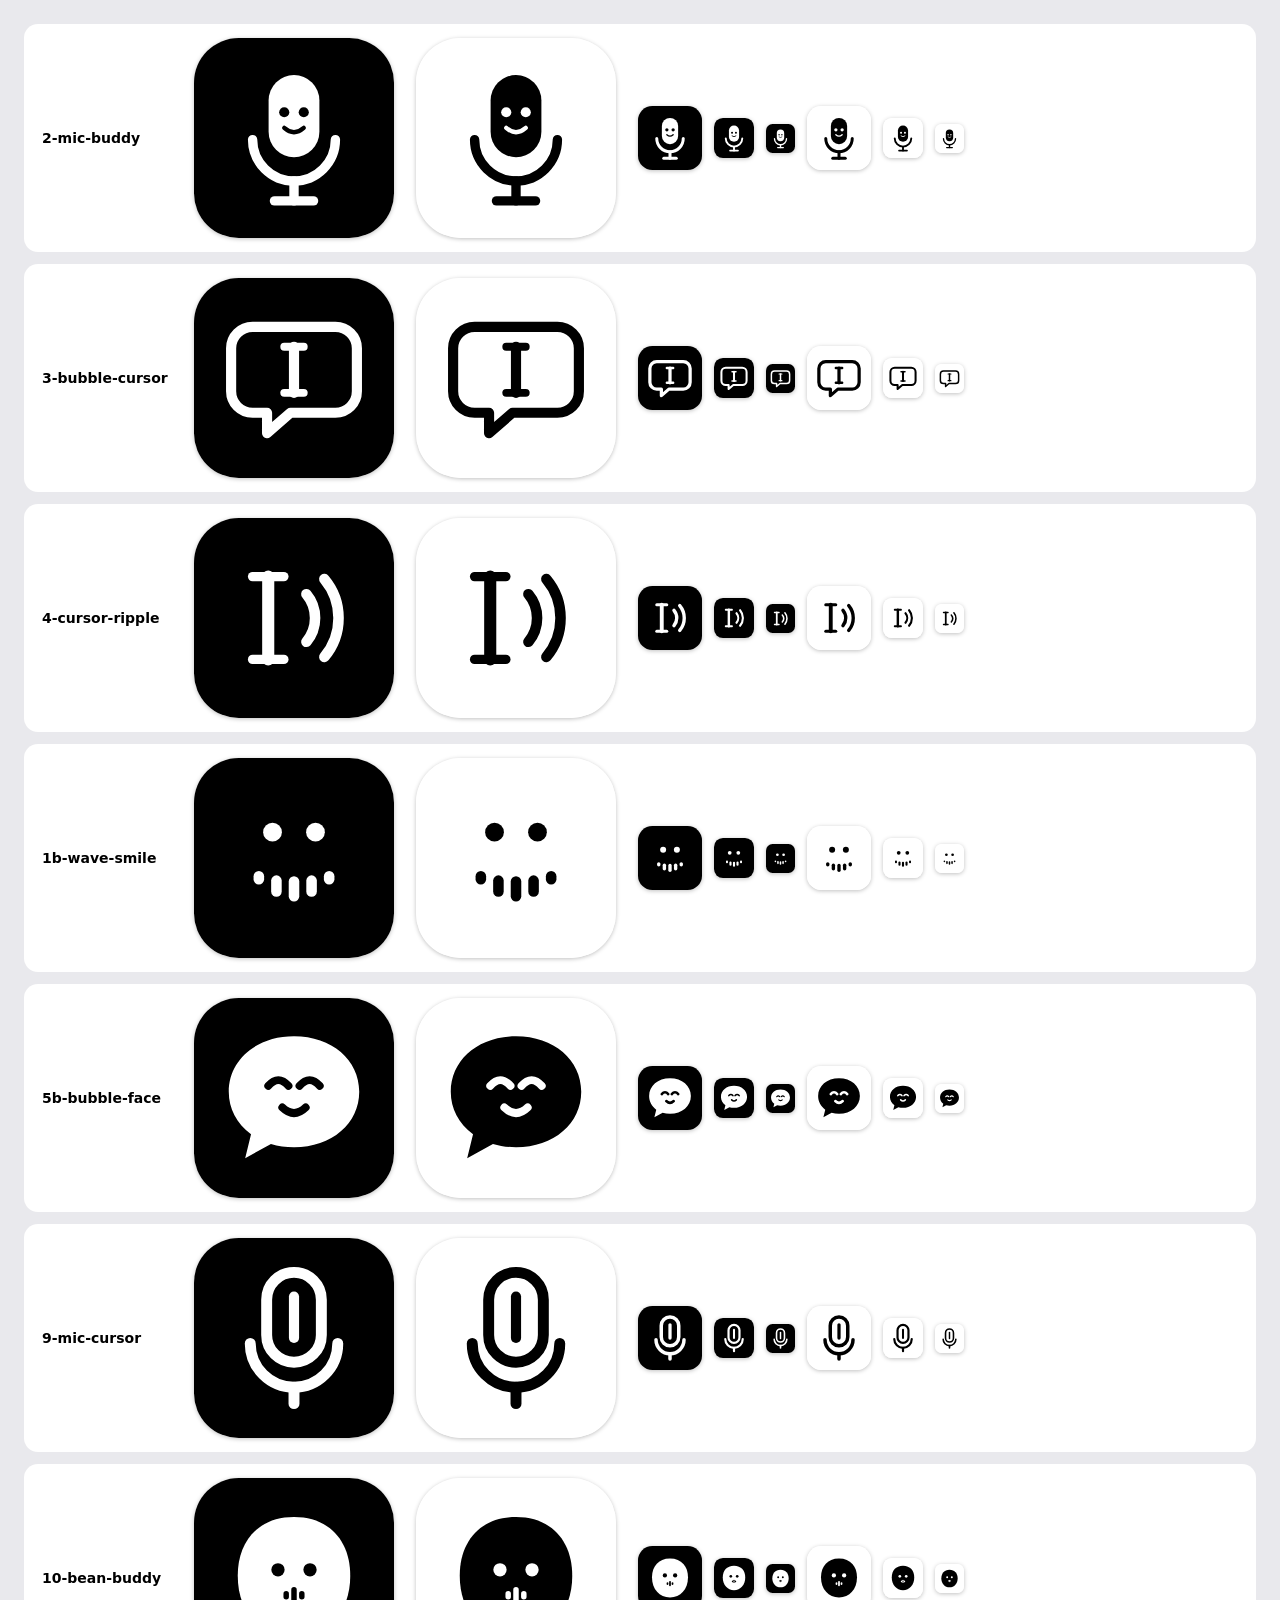
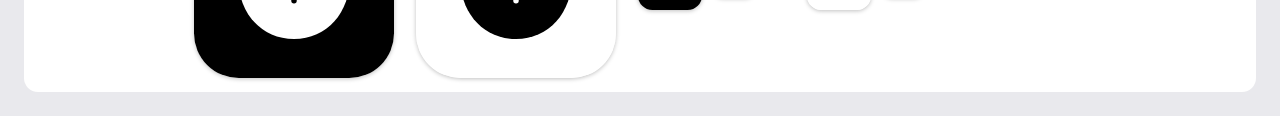
<file: design/logo/candidates/sheet2.html>
<!doctype html><meta charset="utf-8"><style>body{margin:24px;background:#e9e9ed;font:14px -apple-system,system-ui}.row{display:flex;align-items:center;gap:22px;background:#fff;border-radius:14px;padding:14px 18px;margin-bottom:12px}.lab{width:130px;font-weight:600}.small{display:flex;gap:12px;align-items:center}</style><div class="row"><div class="lab">2-mic-buddy</div><img src="2-mic-buddy-dark.svg" style="width:200px;height:200px;border-radius:22.37%;box-shadow:0 1px 4px rgba(0,0,0,.25)"><img src="2-mic-buddy-light.svg" style="width:200px;height:200px;border-radius:22.37%;box-shadow:0 1px 4px rgba(0,0,0,.25)"><div class="small"><img src="2-mic-buddy-dark.svg" style="width:64px;height:64px;border-radius:22.37%;box-shadow:0 1px 4px rgba(0,0,0,.25)"><img src="2-mic-buddy-dark.svg" style="width:40px;height:40px;border-radius:22.37%;box-shadow:0 1px 4px rgba(0,0,0,.25)"><img src="2-mic-buddy-dark.svg" style="width:29px;height:29px;border-radius:22.37%;box-shadow:0 1px 4px rgba(0,0,0,.25)"><img src="2-mic-buddy-light.svg" style="width:64px;height:64px;border-radius:22.37%;box-shadow:0 1px 4px rgba(0,0,0,.25)"><img src="2-mic-buddy-light.svg" style="width:40px;height:40px;border-radius:22.37%;box-shadow:0 1px 4px rgba(0,0,0,.25)"><img src="2-mic-buddy-light.svg" style="width:29px;height:29px;border-radius:22.37%;box-shadow:0 1px 4px rgba(0,0,0,.25)"></div></div><div class="row"><div class="lab">3-bubble-cursor</div><img src="3-bubble-cursor-dark.svg" style="width:200px;height:200px;border-radius:22.37%;box-shadow:0 1px 4px rgba(0,0,0,.25)"><img src="3-bubble-cursor-light.svg" style="width:200px;height:200px;border-radius:22.37%;box-shadow:0 1px 4px rgba(0,0,0,.25)"><div class="small"><img src="3-bubble-cursor-dark.svg" style="width:64px;height:64px;border-radius:22.37%;box-shadow:0 1px 4px rgba(0,0,0,.25)"><img src="3-bubble-cursor-dark.svg" style="width:40px;height:40px;border-radius:22.37%;box-shadow:0 1px 4px rgba(0,0,0,.25)"><img src="3-bubble-cursor-dark.svg" style="width:29px;height:29px;border-radius:22.37%;box-shadow:0 1px 4px rgba(0,0,0,.25)"><img src="3-bubble-cursor-light.svg" style="width:64px;height:64px;border-radius:22.37%;box-shadow:0 1px 4px rgba(0,0,0,.25)"><img src="3-bubble-cursor-light.svg" style="width:40px;height:40px;border-radius:22.37%;box-shadow:0 1px 4px rgba(0,0,0,.25)"><img src="3-bubble-cursor-light.svg" style="width:29px;height:29px;border-radius:22.37%;box-shadow:0 1px 4px rgba(0,0,0,.25)"></div></div><div class="row"><div class="lab">4-cursor-ripple</div><img src="4-cursor-ripple-dark.svg" style="width:200px;height:200px;border-radius:22.37%;box-shadow:0 1px 4px rgba(0,0,0,.25)"><img src="4-cursor-ripple-light.svg" style="width:200px;height:200px;border-radius:22.37%;box-shadow:0 1px 4px rgba(0,0,0,.25)"><div class="small"><img src="4-cursor-ripple-dark.svg" style="width:64px;height:64px;border-radius:22.37%;box-shadow:0 1px 4px rgba(0,0,0,.25)"><img src="4-cursor-ripple-dark.svg" style="width:40px;height:40px;border-radius:22.37%;box-shadow:0 1px 4px rgba(0,0,0,.25)"><img src="4-cursor-ripple-dark.svg" style="width:29px;height:29px;border-radius:22.37%;box-shadow:0 1px 4px rgba(0,0,0,.25)"><img src="4-cursor-ripple-light.svg" style="width:64px;height:64px;border-radius:22.37%;box-shadow:0 1px 4px rgba(0,0,0,.25)"><img src="4-cursor-ripple-light.svg" style="width:40px;height:40px;border-radius:22.37%;box-shadow:0 1px 4px rgba(0,0,0,.25)"><img src="4-cursor-ripple-light.svg" style="width:29px;height:29px;border-radius:22.37%;box-shadow:0 1px 4px rgba(0,0,0,.25)"></div></div><div class="row"><div class="lab">1b-wave-smile</div><img src="1b-wave-smile-dark.svg" style="width:200px;height:200px;border-radius:22.37%;box-shadow:0 1px 4px rgba(0,0,0,.25)"><img src="1b-wave-smile-light.svg" style="width:200px;height:200px;border-radius:22.37%;box-shadow:0 1px 4px rgba(0,0,0,.25)"><div class="small"><img src="1b-wave-smile-dark.svg" style="width:64px;height:64px;border-radius:22.37%;box-shadow:0 1px 4px rgba(0,0,0,.25)"><img src="1b-wave-smile-dark.svg" style="width:40px;height:40px;border-radius:22.37%;box-shadow:0 1px 4px rgba(0,0,0,.25)"><img src="1b-wave-smile-dark.svg" style="width:29px;height:29px;border-radius:22.37%;box-shadow:0 1px 4px rgba(0,0,0,.25)"><img src="1b-wave-smile-light.svg" style="width:64px;height:64px;border-radius:22.37%;box-shadow:0 1px 4px rgba(0,0,0,.25)"><img src="1b-wave-smile-light.svg" style="width:40px;height:40px;border-radius:22.37%;box-shadow:0 1px 4px rgba(0,0,0,.25)"><img src="1b-wave-smile-light.svg" style="width:29px;height:29px;border-radius:22.37%;box-shadow:0 1px 4px rgba(0,0,0,.25)"></div></div><div class="row"><div class="lab">5b-bubble-face</div><img src="5b-bubble-face-dark.svg" style="width:200px;height:200px;border-radius:22.37%;box-shadow:0 1px 4px rgba(0,0,0,.25)"><img src="5b-bubble-face-light.svg" style="width:200px;height:200px;border-radius:22.37%;box-shadow:0 1px 4px rgba(0,0,0,.25)"><div class="small"><img src="5b-bubble-face-dark.svg" style="width:64px;height:64px;border-radius:22.37%;box-shadow:0 1px 4px rgba(0,0,0,.25)"><img src="5b-bubble-face-dark.svg" style="width:40px;height:40px;border-radius:22.37%;box-shadow:0 1px 4px rgba(0,0,0,.25)"><img src="5b-bubble-face-dark.svg" style="width:29px;height:29px;border-radius:22.37%;box-shadow:0 1px 4px rgba(0,0,0,.25)"><img src="5b-bubble-face-light.svg" style="width:64px;height:64px;border-radius:22.37%;box-shadow:0 1px 4px rgba(0,0,0,.25)"><img src="5b-bubble-face-light.svg" style="width:40px;height:40px;border-radius:22.37%;box-shadow:0 1px 4px rgba(0,0,0,.25)"><img src="5b-bubble-face-light.svg" style="width:29px;height:29px;border-radius:22.37%;box-shadow:0 1px 4px rgba(0,0,0,.25)"></div></div><div class="row"><div class="lab">9-mic-cursor</div><img src="9-mic-cursor-dark.svg" style="width:200px;height:200px;border-radius:22.37%;box-shadow:0 1px 4px rgba(0,0,0,.25)"><img src="9-mic-cursor-light.svg" style="width:200px;height:200px;border-radius:22.37%;box-shadow:0 1px 4px rgba(0,0,0,.25)"><div class="small"><img src="9-mic-cursor-dark.svg" style="width:64px;height:64px;border-radius:22.37%;box-shadow:0 1px 4px rgba(0,0,0,.25)"><img src="9-mic-cursor-dark.svg" style="width:40px;height:40px;border-radius:22.37%;box-shadow:0 1px 4px rgba(0,0,0,.25)"><img src="9-mic-cursor-dark.svg" style="width:29px;height:29px;border-radius:22.37%;box-shadow:0 1px 4px rgba(0,0,0,.25)"><img src="9-mic-cursor-light.svg" style="width:64px;height:64px;border-radius:22.37%;box-shadow:0 1px 4px rgba(0,0,0,.25)"><img src="9-mic-cursor-light.svg" style="width:40px;height:40px;border-radius:22.37%;box-shadow:0 1px 4px rgba(0,0,0,.25)"><img src="9-mic-cursor-light.svg" style="width:29px;height:29px;border-radius:22.37%;box-shadow:0 1px 4px rgba(0,0,0,.25)"></div></div><div class="row"><div class="lab">10-bean-buddy</div><img src="10-bean-buddy-dark.svg" style="width:200px;height:200px;border-radius:22.37%;box-shadow:0 1px 4px rgba(0,0,0,.25)"><img src="10-bean-buddy-light.svg" style="width:200px;height:200px;border-radius:22.37%;box-shadow:0 1px 4px rgba(0,0,0,.25)"><div class="small"><img src="10-bean-buddy-dark.svg" style="width:64px;height:64px;border-radius:22.37%;box-shadow:0 1px 4px rgba(0,0,0,.25)"><img src="10-bean-buddy-dark.svg" style="width:40px;height:40px;border-radius:22.37%;box-shadow:0 1px 4px rgba(0,0,0,.25)"><img src="10-bean-buddy-dark.svg" style="width:29px;height:29px;border-radius:22.37%;box-shadow:0 1px 4px rgba(0,0,0,.25)"><img src="10-bean-buddy-light.svg" style="width:64px;height:64px;border-radius:22.37%;box-shadow:0 1px 4px rgba(0,0,0,.25)"><img src="10-bean-buddy-light.svg" style="width:40px;height:40px;border-radius:22.37%;box-shadow:0 1px 4px rgba(0,0,0,.25)"><img src="10-bean-buddy-light.svg" style="width:29px;height:29px;border-radius:22.37%;box-shadow:0 1px 4px rgba(0,0,0,.25)"></div></div>
</file>
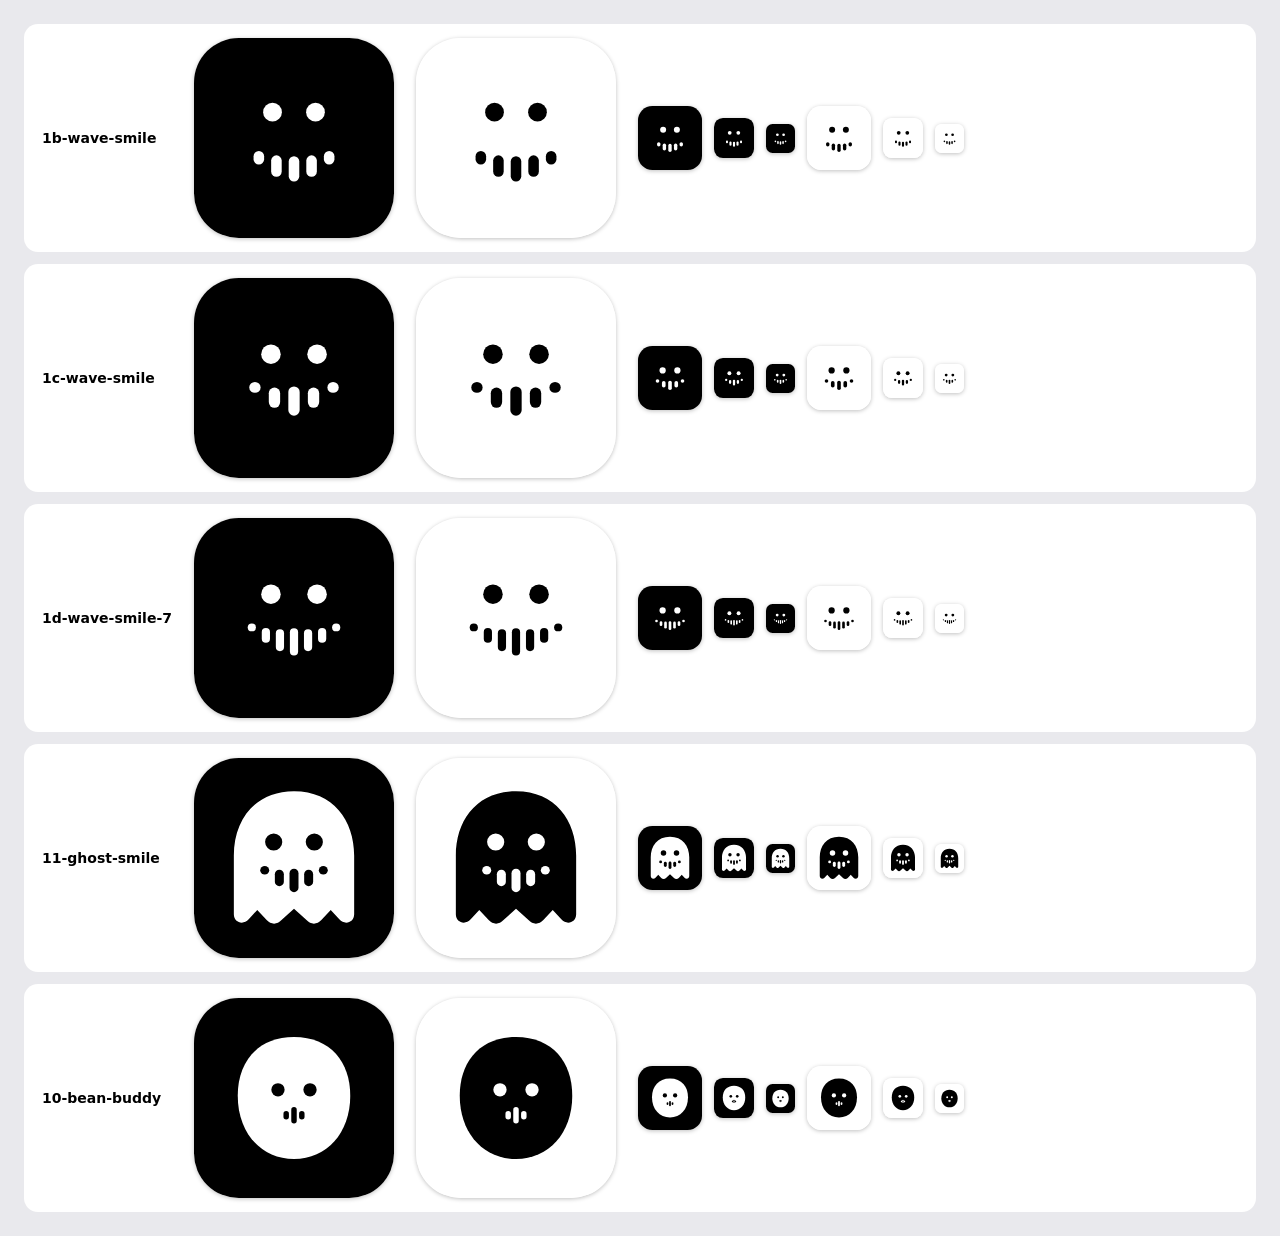
<file: design/logo/candidates/sheet3.html>
<!doctype html><meta charset="utf-8"><style>body{margin:24px;background:#e9e9ed;font:14px -apple-system,system-ui}.row{display:flex;align-items:center;gap:22px;background:#fff;border-radius:14px;padding:14px 18px;margin-bottom:12px}.lab{width:130px;font-weight:600}.small{display:flex;gap:12px;align-items:center}</style><div class="row"><div class="lab">1b-wave-smile</div><img src="1b-wave-smile-dark.svg" style="width:200px;height:200px;border-radius:22.37%;box-shadow:0 1px 4px rgba(0,0,0,.25)"><img src="1b-wave-smile-light.svg" style="width:200px;height:200px;border-radius:22.37%;box-shadow:0 1px 4px rgba(0,0,0,.25)"><div class="small"><img src="1b-wave-smile-dark.svg" style="width:64px;height:64px;border-radius:22.37%;box-shadow:0 1px 4px rgba(0,0,0,.25)"><img src="1b-wave-smile-dark.svg" style="width:40px;height:40px;border-radius:22.37%;box-shadow:0 1px 4px rgba(0,0,0,.25)"><img src="1b-wave-smile-dark.svg" style="width:29px;height:29px;border-radius:22.37%;box-shadow:0 1px 4px rgba(0,0,0,.25)"><img src="1b-wave-smile-light.svg" style="width:64px;height:64px;border-radius:22.37%;box-shadow:0 1px 4px rgba(0,0,0,.25)"><img src="1b-wave-smile-light.svg" style="width:40px;height:40px;border-radius:22.37%;box-shadow:0 1px 4px rgba(0,0,0,.25)"><img src="1b-wave-smile-light.svg" style="width:29px;height:29px;border-radius:22.37%;box-shadow:0 1px 4px rgba(0,0,0,.25)"></div></div><div class="row"><div class="lab">1c-wave-smile</div><img src="1c-wave-smile-dark.svg" style="width:200px;height:200px;border-radius:22.37%;box-shadow:0 1px 4px rgba(0,0,0,.25)"><img src="1c-wave-smile-light.svg" style="width:200px;height:200px;border-radius:22.37%;box-shadow:0 1px 4px rgba(0,0,0,.25)"><div class="small"><img src="1c-wave-smile-dark.svg" style="width:64px;height:64px;border-radius:22.37%;box-shadow:0 1px 4px rgba(0,0,0,.25)"><img src="1c-wave-smile-dark.svg" style="width:40px;height:40px;border-radius:22.37%;box-shadow:0 1px 4px rgba(0,0,0,.25)"><img src="1c-wave-smile-dark.svg" style="width:29px;height:29px;border-radius:22.37%;box-shadow:0 1px 4px rgba(0,0,0,.25)"><img src="1c-wave-smile-light.svg" style="width:64px;height:64px;border-radius:22.37%;box-shadow:0 1px 4px rgba(0,0,0,.25)"><img src="1c-wave-smile-light.svg" style="width:40px;height:40px;border-radius:22.37%;box-shadow:0 1px 4px rgba(0,0,0,.25)"><img src="1c-wave-smile-light.svg" style="width:29px;height:29px;border-radius:22.37%;box-shadow:0 1px 4px rgba(0,0,0,.25)"></div></div><div class="row"><div class="lab">1d-wave-smile-7</div><img src="1d-wave-smile-7-dark.svg" style="width:200px;height:200px;border-radius:22.37%;box-shadow:0 1px 4px rgba(0,0,0,.25)"><img src="1d-wave-smile-7-light.svg" style="width:200px;height:200px;border-radius:22.37%;box-shadow:0 1px 4px rgba(0,0,0,.25)"><div class="small"><img src="1d-wave-smile-7-dark.svg" style="width:64px;height:64px;border-radius:22.37%;box-shadow:0 1px 4px rgba(0,0,0,.25)"><img src="1d-wave-smile-7-dark.svg" style="width:40px;height:40px;border-radius:22.37%;box-shadow:0 1px 4px rgba(0,0,0,.25)"><img src="1d-wave-smile-7-dark.svg" style="width:29px;height:29px;border-radius:22.37%;box-shadow:0 1px 4px rgba(0,0,0,.25)"><img src="1d-wave-smile-7-light.svg" style="width:64px;height:64px;border-radius:22.37%;box-shadow:0 1px 4px rgba(0,0,0,.25)"><img src="1d-wave-smile-7-light.svg" style="width:40px;height:40px;border-radius:22.37%;box-shadow:0 1px 4px rgba(0,0,0,.25)"><img src="1d-wave-smile-7-light.svg" style="width:29px;height:29px;border-radius:22.37%;box-shadow:0 1px 4px rgba(0,0,0,.25)"></div></div><div class="row"><div class="lab">11-ghost-smile</div><img src="11-ghost-smile-dark.svg" style="width:200px;height:200px;border-radius:22.37%;box-shadow:0 1px 4px rgba(0,0,0,.25)"><img src="11-ghost-smile-light.svg" style="width:200px;height:200px;border-radius:22.37%;box-shadow:0 1px 4px rgba(0,0,0,.25)"><div class="small"><img src="11-ghost-smile-dark.svg" style="width:64px;height:64px;border-radius:22.37%;box-shadow:0 1px 4px rgba(0,0,0,.25)"><img src="11-ghost-smile-dark.svg" style="width:40px;height:40px;border-radius:22.37%;box-shadow:0 1px 4px rgba(0,0,0,.25)"><img src="11-ghost-smile-dark.svg" style="width:29px;height:29px;border-radius:22.37%;box-shadow:0 1px 4px rgba(0,0,0,.25)"><img src="11-ghost-smile-light.svg" style="width:64px;height:64px;border-radius:22.37%;box-shadow:0 1px 4px rgba(0,0,0,.25)"><img src="11-ghost-smile-light.svg" style="width:40px;height:40px;border-radius:22.37%;box-shadow:0 1px 4px rgba(0,0,0,.25)"><img src="11-ghost-smile-light.svg" style="width:29px;height:29px;border-radius:22.37%;box-shadow:0 1px 4px rgba(0,0,0,.25)"></div></div><div class="row"><div class="lab">10-bean-buddy</div><img src="10-bean-buddy-dark.svg" style="width:200px;height:200px;border-radius:22.37%;box-shadow:0 1px 4px rgba(0,0,0,.25)"><img src="10-bean-buddy-light.svg" style="width:200px;height:200px;border-radius:22.37%;box-shadow:0 1px 4px rgba(0,0,0,.25)"><div class="small"><img src="10-bean-buddy-dark.svg" style="width:64px;height:64px;border-radius:22.37%;box-shadow:0 1px 4px rgba(0,0,0,.25)"><img src="10-bean-buddy-dark.svg" style="width:40px;height:40px;border-radius:22.37%;box-shadow:0 1px 4px rgba(0,0,0,.25)"><img src="10-bean-buddy-dark.svg" style="width:29px;height:29px;border-radius:22.37%;box-shadow:0 1px 4px rgba(0,0,0,.25)"><img src="10-bean-buddy-light.svg" style="width:64px;height:64px;border-radius:22.37%;box-shadow:0 1px 4px rgba(0,0,0,.25)"><img src="10-bean-buddy-light.svg" style="width:40px;height:40px;border-radius:22.37%;box-shadow:0 1px 4px rgba(0,0,0,.25)"><img src="10-bean-buddy-light.svg" style="width:29px;height:29px;border-radius:22.37%;box-shadow:0 1px 4px rgba(0,0,0,.25)"></div></div>
</file>
<file: docs/site/styles.css>
:root {
  --bg: #0b0c10;
  --bg-elev: #12141a;
  --bg-card: #161922;
  --border: rgba(255,255,255,0.08);
  --text: #f2f3f5;
  --muted: #9aa3b2;
  --faint: #6b7382;
  --accent: #6ea8fe;
  --accent-soft: rgba(110,168,254,0.14);
  --ok: #3dd68c;
  --radius: 16px;
  --max: 980px;
  --font: "SF Pro Text", "SF Pro Display", -apple-system, BlinkMacSystemFont, "Segoe UI", Helvetica, Arial, sans-serif;
  --mono: ui-monospace, "SF Mono", Menlo, Consolas, monospace;
}
* { box-sizing: border-box; }
html {
  scroll-behavior: smooth;
  overflow-x: clip;
}
body {
  margin: 0;
  font-family: var(--font);
  background: radial-gradient(1200px 600px at 50% -10%, #1a2030 0%, var(--bg) 55%);
  color: var(--text);
  line-height: 1.55;
  -webkit-font-smoothing: antialiased;
  overflow-x: clip;
  overflow-wrap: break-word;
}
a { color: var(--accent); text-decoration: none; }
a:hover { text-decoration: underline; }
img { max-width: 100%; height: auto; display: block; }
.wrap { width: min(100% - 2.5rem, var(--max)); margin-inline: auto; }

/* Nav */
.nav {
  display: flex; align-items: center; justify-content: space-between;
  padding: 1.1rem 0; gap: 1rem;
  flex-wrap: wrap;
}
.nav-brand { display: flex; align-items: center; gap: 0.65rem; color: var(--text); text-decoration: none; font-weight: 650; letter-spacing: 0.02em; }
.nav-brand img { width: 28px; height: 28px; border-radius: 7px; }
.nav-links {
  display: flex; align-items: center; gap: 0.85rem;
  color: var(--muted); font-size: 0.92rem;
  flex-wrap: wrap; justify-content: flex-end;
  min-width: 0; max-width: 100%;
}
.nav-links a { color: var(--muted); }
.nav-links a:hover { color: var(--text); text-decoration: none; }
.lang { display: inline-flex; border: 1px solid var(--border); border-radius: 999px; overflow: hidden; flex-shrink: 0; }
.lang a { padding: 0.25rem 0.7rem; color: var(--muted); }
.lang a.active { background: var(--accent-soft); color: var(--text); }

/* Hero */
.hero { padding: 2.5rem 0 3.5rem; text-align: center; }
.hero-logo { width: 88px; height: 88px; margin: 0 auto 1.25rem; border-radius: 22px; box-shadow: 0 12px 40px rgba(0,0,0,0.45); }
.hero h1 {
  font-size: clamp(2.4rem, 5vw, 3.4rem);
  font-weight: 700; letter-spacing: -0.03em; margin: 0 0 0.35rem;
}
.hero .tagline { font-size: 1.2rem; color: var(--muted); margin: 0 auto 0.85rem; max-width: 36rem; }
.hero .lede { color: var(--faint); max-width: 34rem; margin: 0 auto 1.75rem; font-size: 0.98rem; }
.cta { display: flex; flex-wrap: wrap; gap: 0.75rem; justify-content: center; margin-bottom: 2rem; }
.btn {
  display: inline-flex; align-items: center; justify-content: center; gap: 0.45rem;
  padding: 0.7rem 1.15rem; border-radius: 999px; font-weight: 600; font-size: 0.95rem;
  border: 1px solid transparent; text-decoration: none !important;
  max-width: 100%;
}
.btn-primary { background: var(--text); color: #0b0c10; }
.btn-primary:hover { background: #fff; }
.btn-ghost { background: transparent; color: var(--text); border-color: var(--border); }
.btn-ghost:hover { background: rgba(255,255,255,0.04); }
.hero-visual {
  margin: 0 auto; max-width: 720px;
  border-radius: var(--radius);
  overflow: hidden;
  border: 1px solid var(--border);
  background: var(--bg-elev);
  box-shadow: 0 30px 80px rgba(0,0,0,0.4);
}
.hero-visual img { width: 100%; }
.pill-caption { margin-top: 0.85rem; color: var(--faint); font-size: 0.85rem; }

/* Sections */
section { padding: 3rem 0; }
section h2 {
  font-size: 1.45rem; letter-spacing: -0.02em; margin: 0 0 1.25rem; text-align: center;
}
.steps {
  display: grid; grid-template-columns: repeat(3, 1fr); gap: 1rem;
}
.step {
  background: var(--bg-card); border: 1px solid var(--border);
  border-radius: var(--radius); padding: 1.25rem 1.15rem;
  min-width: 0;
}
.step .n {
  display: inline-flex; width: 1.6rem; height: 1.6rem; align-items: center; justify-content: center;
  border-radius: 999px; background: var(--accent-soft); color: var(--accent);
  font-size: 0.8rem; font-weight: 700; margin-bottom: 0.7rem;
}
.step h3 { margin: 0 0 0.35rem; font-size: 1.05rem; }
.step p { margin: 0; color: var(--muted); font-size: 0.92rem; }
.kbd {
  font-family: var(--mono); font-size: 0.85em;
  background: rgba(255,255,255,0.06); border: 1px solid var(--border);
  border-radius: 6px; padding: 0.05rem 0.35rem;
  white-space: nowrap;
}

.features {
  display: grid; grid-template-columns: repeat(2, 1fr); gap: 0.9rem;
}
.feature {
  background: var(--bg-card); border: 1px solid var(--border);
  border-radius: 14px; padding: 1.1rem 1.15rem;
  min-width: 0;
}
.feature h3 { margin: 0 0 0.3rem; font-size: 1rem; }
.feature p { margin: 0; color: var(--muted); font-size: 0.9rem; }

.shots {
  display: grid; grid-template-columns: 1.1fr 0.9fr; gap: 1rem; align-items: start;
}
.shot {
  background: var(--bg-card); border: 1px solid var(--border);
  border-radius: var(--radius); overflow: hidden;
  min-width: 0;
}
.shot img { width: 100%; }
.shot figcaption { padding: 0.7rem 1rem; color: var(--muted); font-size: 0.85rem; border-top: 1px solid var(--border); }
.shot-wide { grid-column: 1 / -1; }
.menubar-frame {
  padding: 1.25rem 1rem 0.5rem; background: #1c2433;
  overflow: hidden;
}
.menubar-frame img {
  width: 100%; border-radius: 8px; border: 1px solid rgba(255,255,255,0.06);
}
.demo-note {
  margin-top: 1rem; padding: 0.85rem 1rem; border-radius: 12px;
  border: 1px dashed var(--border); color: var(--faint); font-size: 0.88rem; text-align: center;
}

.note-box {
  background: var(--bg-card); border: 1px solid var(--border);
  border-radius: var(--radius); padding: 1.25rem 1.35rem; max-width: 640px; margin: 0 auto;
  color: var(--muted); font-size: 0.95rem;
  overflow-wrap: anywhere;
}
.note-box strong { color: var(--text); }
.note-box ul { margin: 0.6rem 0 0; padding-left: 1.15rem; }
.note-box li { margin: 0.25rem 0; }

.footer {
  border-top: 1px solid var(--border);
  padding: 2rem 0 2.5rem; color: var(--faint); font-size: 0.88rem;
  display: flex; flex-wrap: wrap; gap: 0.75rem 1.5rem; justify-content: space-between; align-items: center;
}
.footer a { color: var(--muted); }

@media (max-width: 780px) {
  .wrap { width: min(100% - 1.5rem, var(--max)); }
  .steps, .features, .shots { grid-template-columns: 1fr; }
  .hero { padding-top: 1.5rem; padding-bottom: 2.5rem; }
  .nav { gap: 0.65rem 1rem; }
  .nav-links { gap: 0.5rem 0.7rem; font-size: 0.85rem; }
  .lang a { padding: 0.22rem 0.55rem; }
  section { padding: 2.25rem 0; }
  .note-box { padding: 1.1rem 1.15rem; }
  .cta .btn { width: 100%; max-width: 22rem; }
}

@media (max-width: 430px) {
  .wrap { width: min(100% - 1.25rem, var(--max)); }
  .hero h1 { font-size: clamp(2rem, 11vw, 2.6rem); }
  .hero .tagline { font-size: 1.05rem; }
  .hero .lede { font-size: 0.92rem; }
  .btn { font-size: 0.9rem; padding: 0.65rem 1rem; }
  .nav-brand { font-size: 0.95rem; }
}
</file>
